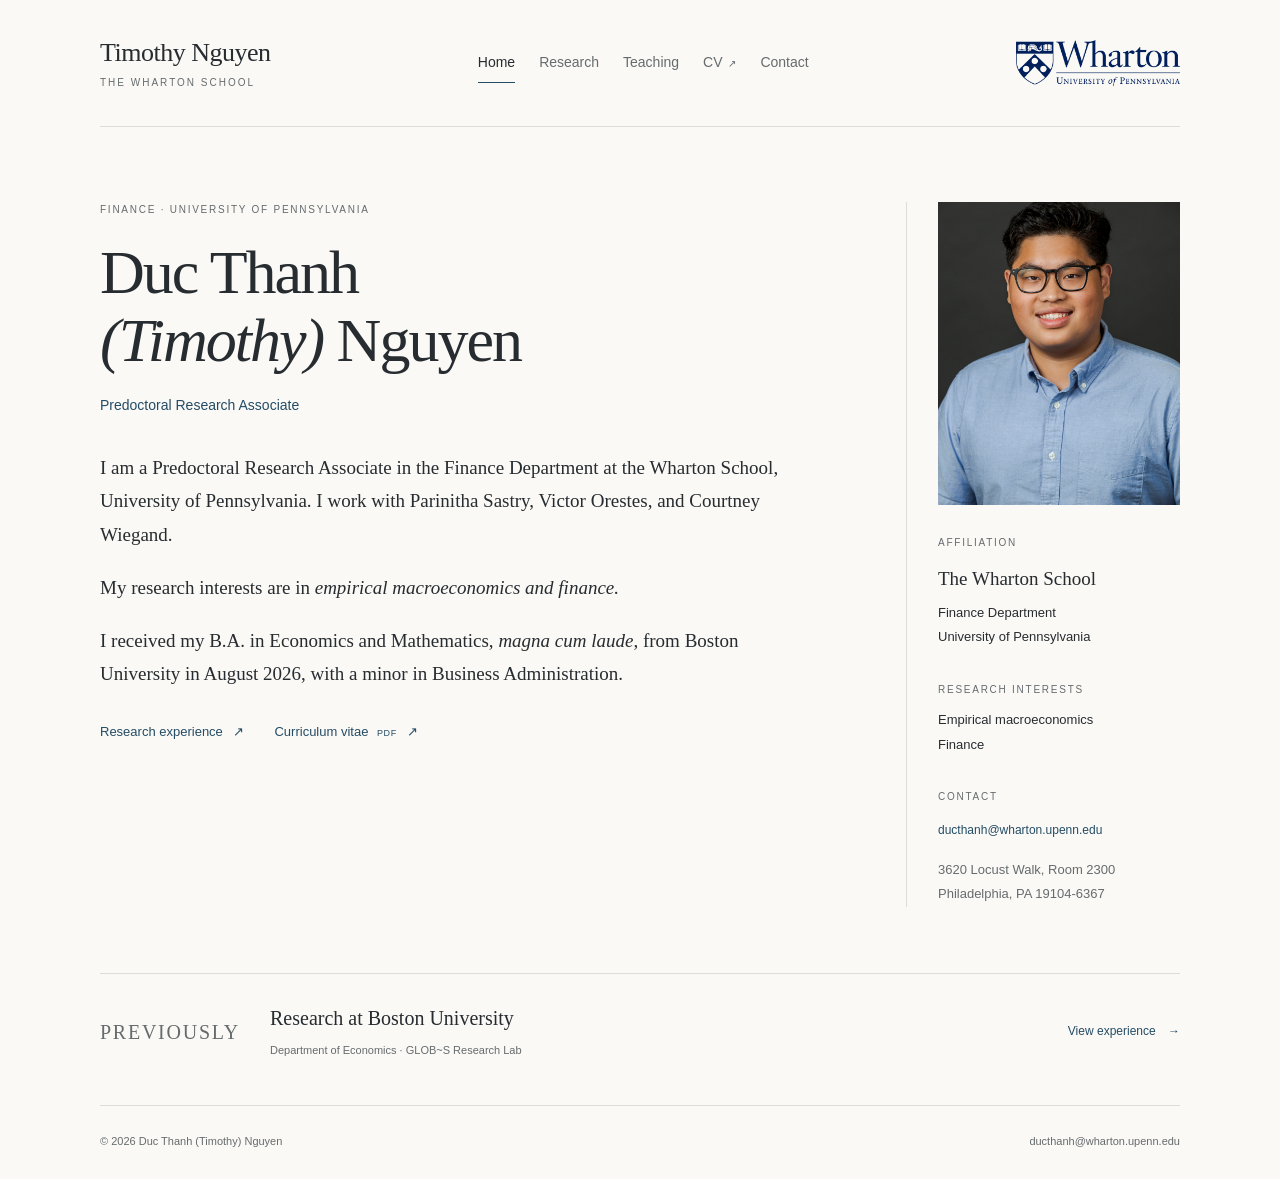
<file: index.html>
<!doctype html>
<html lang="en">
<head>
  <meta charset="utf-8">
  <meta name="viewport" content="width=device-width, initial-scale=1">
  <meta name="description" content="Duc Thanh (Timothy) Nguyen is a Predoctoral Research Associate at the Wharton School, University of Pennsylvania, with interests in empirical macroeconomics and finance.">
  <meta name="theme-color" content="#faf9f6">
  <title>Timothy Nguyen | Wharton | Empirical Macroeconomics &amp; Finance</title>
  <link rel="icon" href="assets/favicon.svg" type="image/svg+xml">
  <link rel="stylesheet" href="style.css">
  <link rel="canonical" href="https://timothyducthanhnguyen.com/">
  <meta name="robots" content="index, follow">
  <meta property="og:type" content="website">
  <meta property="og:site_name" content="Timothy Nguyen">
  <meta property="og:title" content="Timothy Nguyen | Wharton | Empirical Macroeconomics &amp; Finance">
  <meta property="og:description" content="Duc Thanh (Timothy) Nguyen is a Predoctoral Research Associate at the Wharton School, University of Pennsylvania, with interests in empirical macroeconomics and finance.">
  <meta property="og:url" content="https://timothyducthanhnguyen.com/">
  <meta property="og:image" content="https://timothyducthanhnguyen.com/assets/timothy-nguyen.jpg">
  <meta property="og:image:alt" content="Duc Thanh (Timothy) Nguyen">
  <meta name="twitter:card" content="summary">
  <script type="application/ld+json">
{
  "@context": "https://schema.org",
  "@type": "Person",
  "@id": "https://timothyducthanhnguyen.com/#person",
  "name": "Duc Thanh (Timothy) Nguyen",
  "alternateName": [
    "Timothy Nguyen",
    "Duc Thanh Nguyen"
  ],
  "givenName": "Duc Thanh",
  "familyName": "Nguyen",
  "url": "https://timothyducthanhnguyen.com/",
  "image": "https://timothyducthanhnguyen.com/assets/timothy-nguyen.jpg",
  "jobTitle": "Predoctoral Research Associate",
  "worksFor": {
    "@type": "CollegeOrUniversity",
    "name": "The Wharton School, University of Pennsylvania",
    "url": "https://www.wharton.upenn.edu/"
  },
  "alumniOf": {
    "@type": "CollegeOrUniversity",
    "name": "Boston University"
  },
  "knowsAbout": [
    "Empirical macroeconomics",
    "Finance"
  ],
  "sameAs": [
    "https://github.com/TimothyNguyen-vnm"
  ]
}
  </script>
  <meta name="google-site-verification" content="8QRbIIVCyVWyQ0oK8QJWBbBR8glnL5aKNpYmgrP5zAQ" />
  <meta name="google-site-verification" content="BYNO84u9aPPFqSlqqG6kWZfkvnzDEPJN9R6KBL3IgWM" />
</head>
<body>
  <a class="skip-link" href="#main">Skip to content</a>
  <header class="site-header">
    <div class="header-inner">
      <a class="wordmark" href="index.html">Timothy Nguyen<span>The Wharton School</span></a>
      <nav aria-label="Main navigation"><a href="index.html" aria-current="page">Home</a><a href="research.html">Research</a><a href="teaching.html">Teaching</a><a href="assets/Nguyen_CV.pdf" target="_blank" rel="noopener noreferrer" aria-label="CV (PDF, opens in a new tab)">CV <span class="nav-pdf">↗</span></a><a href="contact.html">Contact</a></nav>
      <a class="wharton-logo" href="https://www.wharton.upenn.edu/" target="_blank" rel="noopener noreferrer" aria-label="The Wharton School, University of Pennsylvania (opens in a new tab)"><img src="assets/wharton.png" alt="Wharton, University of Pennsylvania" width="588" height="164"></a>
    </div>
  </header>
  <main id="main" tabindex="-1">
  <div class="home-layout">
    <div class="home-main">
      <p class="eyebrow">Finance · University of Pennsylvania</p>
      <h1>Duc Thanh<br><span class="familiar-name">(Timothy)</span> Nguyen</h1>
      <p class="role">Predoctoral Research Associate</p>
      <div class="bio">
        <p>I am a Predoctoral Research Associate in the Finance Department at the Wharton School, University of Pennsylvania. I work with Parinitha Sastry, Victor Orestes, and Courtney Wiegand.</p>
        <p>My research interests are in <em>empirical macroeconomics and finance.</em></p>
        <p>I received my B.A. in Economics and Mathematics, <em>magna cum laude</em>, from Boston University in August 2026, with a minor in Business Administration.</p>
      </div>
      <div class="text-links"><a href="research.html">Research experience <span aria-hidden="true">↗</span></a><a href="assets/Nguyen_CV.pdf" target="_blank" rel="noopener noreferrer" aria-label="Curriculum vitae (PDF, opens in a new tab)">Curriculum vitae <span class="file-type">PDF</span> <span aria-hidden="true">↗</span></a></div>
    </div>
    <aside class="home-aside" aria-label="Portrait, affiliation and contact">
      <img class="portrait" src="assets/timothy-nguyen.jpg" alt="Duc Thanh (Timothy) Nguyen" width="3761" height="5642" fetchpriority="high">
      <section><h2 class="eyebrow">Affiliation</h2><p class="aside-lead">The Wharton School</p><p>Finance Department<br>University of Pennsylvania</p></section>
      <section><h2 class="eyebrow">Research interests</h2><p>Empirical macroeconomics<br>Finance</p></section>
      <section><h2 class="eyebrow">Contact</h2><a class="email" href="mailto:ducthanh@wharton.upenn.edu">ducthanh@wharton.upenn.edu</a><address>3620 Locust Walk, Room 2300<br>Philadelphia, PA 19104-6367</address></section>
    </aside>
  </div>
  <section class="home-bottom"><p class="eyebrow">Previously</p><div><p>Research at Boston University</p><span>Department of Economics · GLOB~S Research Lab</span></div><a href="research.html">View experience <span aria-hidden="true">→</span></a></section>
</main>
  <footer class="site-footer"><span>© 2026 Duc Thanh (Timothy) Nguyen</span><a href="mailto:ducthanh@wharton.upenn.edu">ducthanh@wharton.upenn.edu</a></footer>
</body>
</html>
</file>
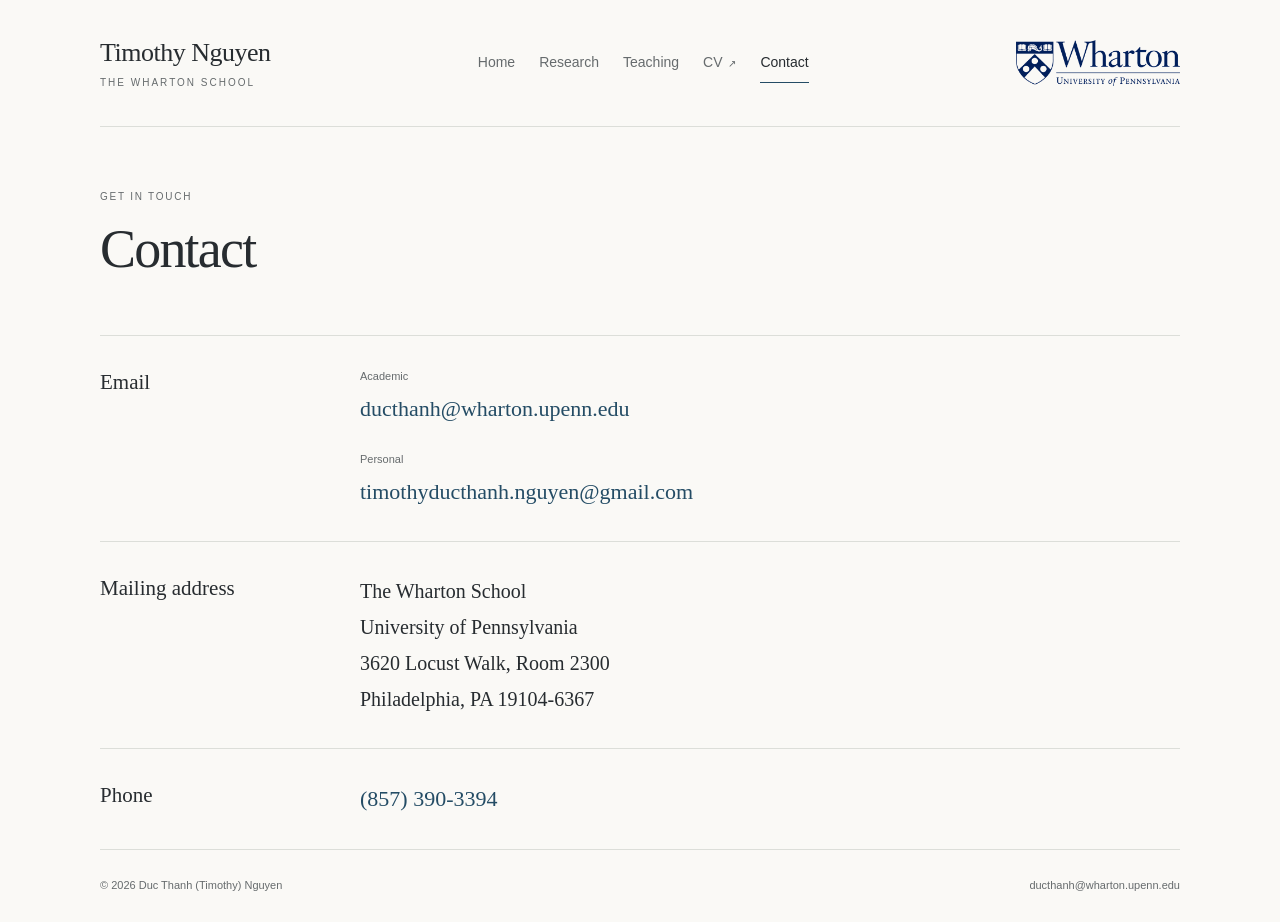
<file: contact.html>
<!doctype html>
<html lang="en">
<head>
  <meta charset="utf-8">
  <meta name="viewport" content="width=device-width, initial-scale=1">
  <meta name="description" content="Contact Duc Thanh (Timothy) Nguyen, Predoctoral Research Associate in the Finance Department at the Wharton School, University of Pennsylvania.">
  <meta name="theme-color" content="#faf9f6">
  <title>Contact | Timothy Nguyen | Wharton</title>
  <link rel="icon" href="assets/favicon.svg" type="image/svg+xml">
  <link rel="stylesheet" href="style.css">
  <link rel="canonical" href="https://timothyducthanhnguyen.com/contact.html">
  <meta name="robots" content="index, follow">
  <meta property="og:type" content="website">
  <meta property="og:site_name" content="Timothy Nguyen">
  <meta property="og:title" content="Contact | Timothy Nguyen | Wharton">
  <meta property="og:description" content="Contact Duc Thanh (Timothy) Nguyen, Predoctoral Research Associate in the Finance Department at the Wharton School, University of Pennsylvania.">
  <meta property="og:url" content="https://timothyducthanhnguyen.com/contact.html">
  <meta property="og:image" content="https://timothyducthanhnguyen.com/assets/timothy-nguyen.jpg">
  <meta property="og:image:alt" content="Duc Thanh (Timothy) Nguyen">
  <meta name="twitter:card" content="summary">
</head>
<body>
  <a class="skip-link" href="#main">Skip to content</a>
  <header class="site-header">
    <div class="header-inner">
      <a class="wordmark" href="index.html">Timothy Nguyen<span>The Wharton School</span></a>
      <nav aria-label="Main navigation"><a href="index.html">Home</a><a href="research.html">Research</a><a href="teaching.html">Teaching</a><a href="assets/Nguyen_CV.pdf" target="_blank" rel="noopener noreferrer" aria-label="CV (PDF, opens in a new tab)">CV <span class="nav-pdf">↗</span></a><a href="contact.html" aria-current="page">Contact</a></nav>
      <a class="wharton-logo" href="https://www.wharton.upenn.edu/" target="_blank" rel="noopener noreferrer" aria-label="The Wharton School, University of Pennsylvania (opens in a new tab)"><img src="assets/wharton.png" alt="Wharton, University of Pennsylvania" width="588" height="164"></a>
    </div>
  </header>
  <main id="main" tabindex="-1">
  <div class="page-intro"><p class="eyebrow">Get in touch</p><h1>Contact</h1></div>
  <section class="section-grid"><h2>Email</h2><dl class="contact-details"><div><dt>Academic</dt><dd><a href="mailto:ducthanh@wharton.upenn.edu">ducthanh@wharton.upenn.edu</a></dd></div><div><dt>Personal</dt><dd><a href="mailto:timothyducthanh.nguyen@gmail.com">timothyducthanh.nguyen@gmail.com</a></dd></div></dl></section>
  <section class="section-grid"><h2>Mailing address</h2><address class="contact-address">The Wharton School<br>University of Pennsylvania<br>3620 Locust Walk, Room 2300<br>Philadelphia, PA 19104-6367</address></section>
  <section class="section-grid"><h2>Phone</h2><p class="contact-phone"><a href="tel:+18573903394">(857) 390-3394</a></p></section>
</main>
  <footer class="site-footer"><span>© 2026 Duc Thanh (Timothy) Nguyen</span><a href="mailto:ducthanh@wharton.upenn.edu">ducthanh@wharton.upenn.edu</a></footer>
</body>
</html>
</file>
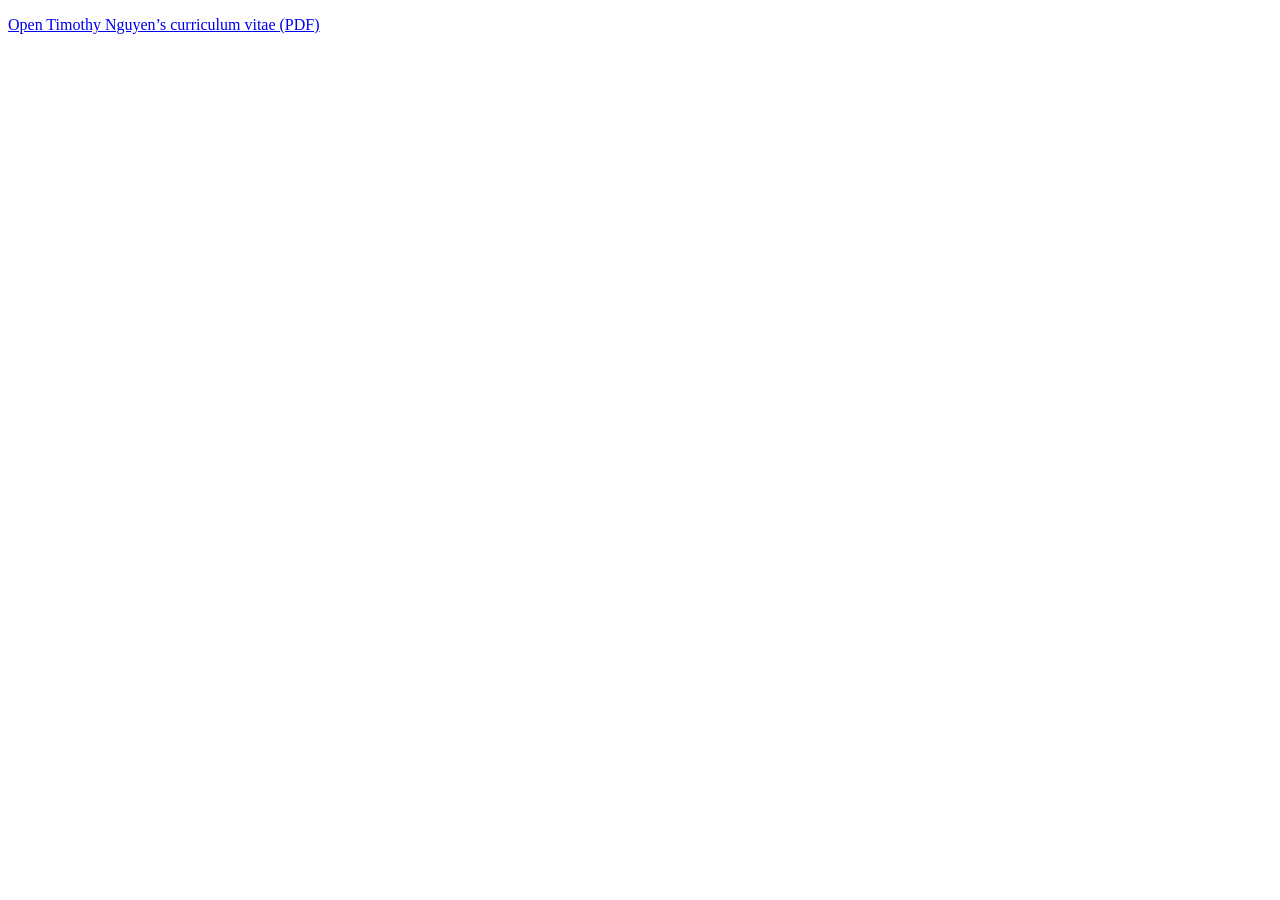
<file: cv.html>
<!doctype html>
<html lang="en"><head><meta charset="utf-8"><meta name="viewport" content="width=device-width, initial-scale=1"><meta http-equiv="refresh" content="0; url=assets/Nguyen_CV.pdf"><title>CV | Timothy Nguyen</title></head><body><p><a href="assets/Nguyen_CV.pdf">Open Timothy Nguyen’s curriculum vitae (PDF)</a></p></body></html>
</file>
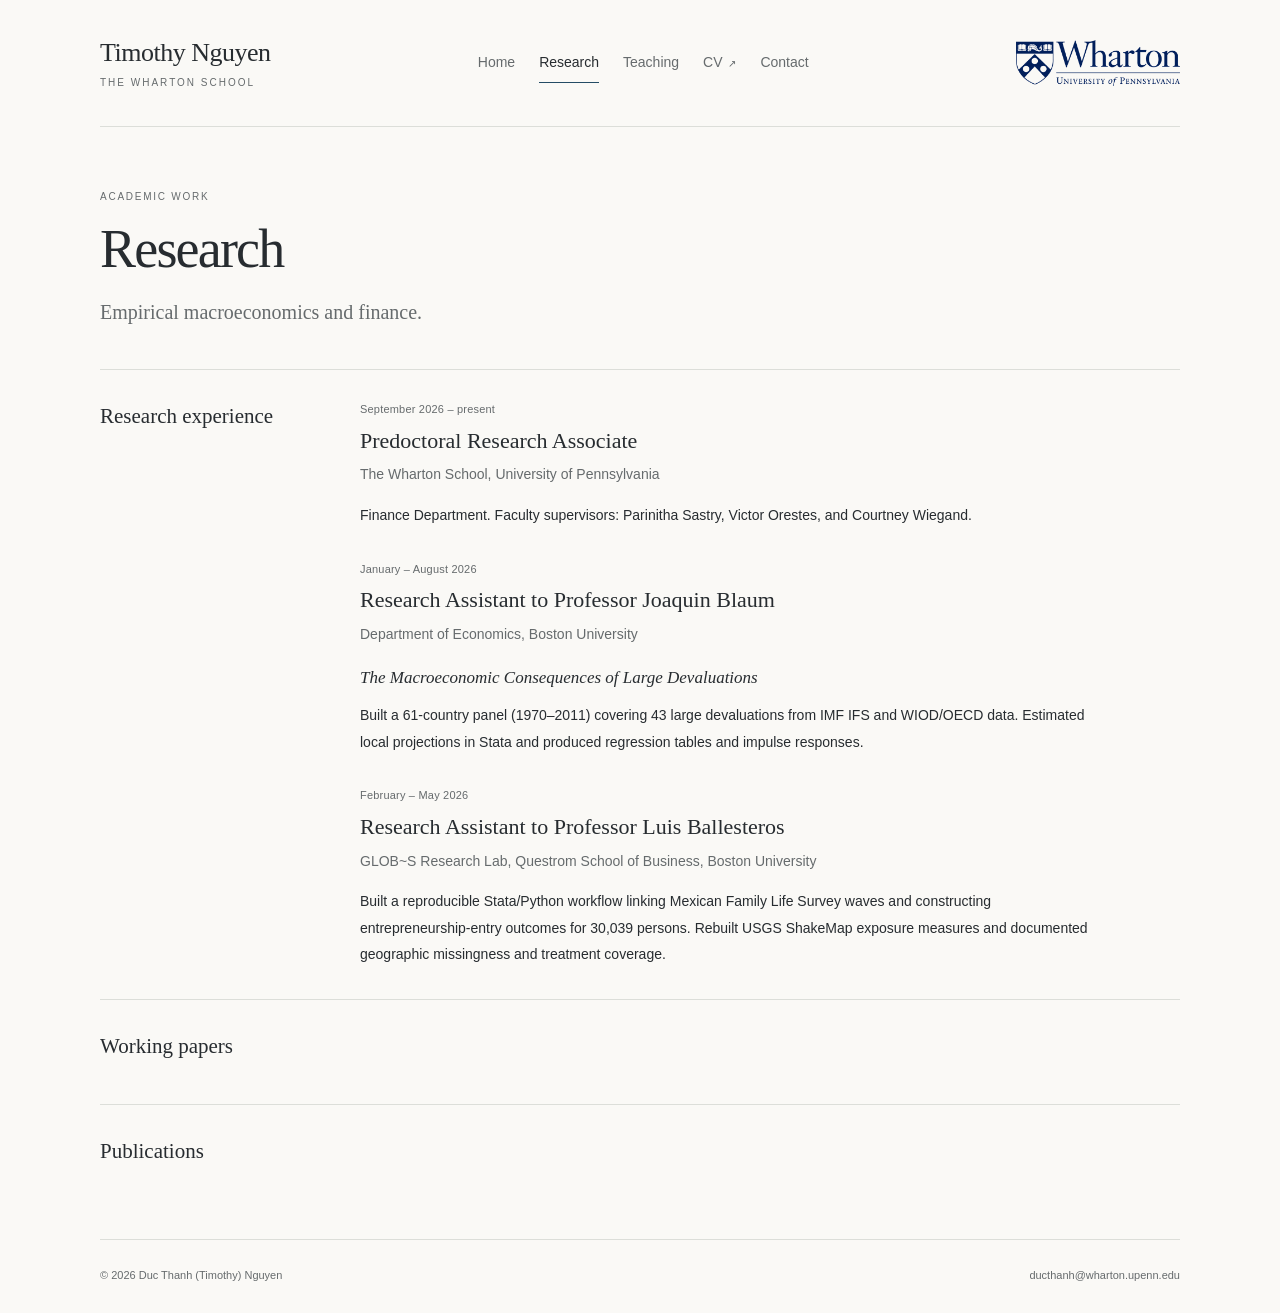
<file: research.html>
<!doctype html>
<html lang="en">
<head>
  <meta charset="utf-8">
  <meta name="viewport" content="width=device-width, initial-scale=1">
  <meta name="description" content="Research interests and research assistant experience of Duc Thanh (Timothy) Nguyen in empirical macroeconomics and finance at Wharton and Boston University.">
  <meta name="theme-color" content="#faf9f6">
  <title>Research | Timothy Nguyen | Wharton</title>
  <link rel="icon" href="assets/favicon.svg" type="image/svg+xml">
  <link rel="stylesheet" href="style.css">
  <link rel="canonical" href="https://timothyducthanhnguyen.com/research.html">
  <meta name="robots" content="index, follow">
  <meta property="og:type" content="website">
  <meta property="og:site_name" content="Timothy Nguyen">
  <meta property="og:title" content="Research | Timothy Nguyen | Wharton">
  <meta property="og:description" content="Research interests and research assistant experience of Duc Thanh (Timothy) Nguyen in empirical macroeconomics and finance at Wharton and Boston University.">
  <meta property="og:url" content="https://timothyducthanhnguyen.com/research.html">
  <meta property="og:image" content="https://timothyducthanhnguyen.com/assets/timothy-nguyen.jpg">
  <meta property="og:image:alt" content="Duc Thanh (Timothy) Nguyen">
  <meta name="twitter:card" content="summary">
</head>
<body>
  <a class="skip-link" href="#main">Skip to content</a>
  <header class="site-header">
    <div class="header-inner">
      <a class="wordmark" href="index.html">Timothy Nguyen<span>The Wharton School</span></a>
      <nav aria-label="Main navigation"><a href="index.html">Home</a><a href="research.html" aria-current="page">Research</a><a href="teaching.html">Teaching</a><a href="assets/Nguyen_CV.pdf" target="_blank" rel="noopener noreferrer" aria-label="CV (PDF, opens in a new tab)">CV <span class="nav-pdf">↗</span></a><a href="contact.html">Contact</a></nav>
      <a class="wharton-logo" href="https://www.wharton.upenn.edu/" target="_blank" rel="noopener noreferrer" aria-label="The Wharton School, University of Pennsylvania (opens in a new tab)"><img src="assets/wharton.png" alt="Wharton, University of Pennsylvania" width="588" height="164"></a>
    </div>
  </header>
  <main id="main" tabindex="-1">
  <div class="page-intro"><p class="eyebrow">Academic work</p><h1>Research</h1><p class="page-deck">Empirical macroeconomics and finance.</p></div>
  <section class="section-grid"><h2>Research experience</h2><div class="entries">
    <article class="entry"><p class="date">September 2026 – present</p><h3>Predoctoral Research Associate</h3><p class="institution">The Wharton School, University of Pennsylvania</p><p>Finance Department. Faculty supervisors: Parinitha Sastry, Victor Orestes, and Courtney Wiegand.</p></article>
    <article class="entry"><p class="date">January – August 2026</p><h3>Research Assistant to Professor Joaquin Blaum</h3><p class="institution">Department of Economics, Boston University</p><p class="project-title">The Macroeconomic Consequences of Large Devaluations</p><p>Built a 61-country panel (1970–2011) covering 43 large devaluations from IMF IFS and WIOD/OECD data. Estimated local projections in Stata and produced regression tables and impulse responses.</p></article>
    <article class="entry"><p class="date">February – May 2026</p><h3>Research Assistant to Professor Luis Ballesteros</h3><p class="institution">GLOB~S Research Lab, Questrom School of Business, Boston University</p><p>Built a reproducible Stata/Python workflow linking Mexican Family Life Survey waves and constructing entrepreneurship-entry outcomes for 30,039 persons. Rebuilt USGS ShakeMap exposure measures and documented geographic missingness and treatment coverage.</p></article>
  </div></section>
  <section class="section-grid empty-section"><h2>Working papers</h2><div><!-- Add working papers when available. --></div></section>
  <section class="section-grid empty-section"><h2>Publications</h2><div><!-- Add publications when available. --></div></section>
</main>
  <footer class="site-footer"><span>© 2026 Duc Thanh (Timothy) Nguyen</span><a href="mailto:ducthanh@wharton.upenn.edu">ducthanh@wharton.upenn.edu</a></footer>
</body>
</html>
</file>
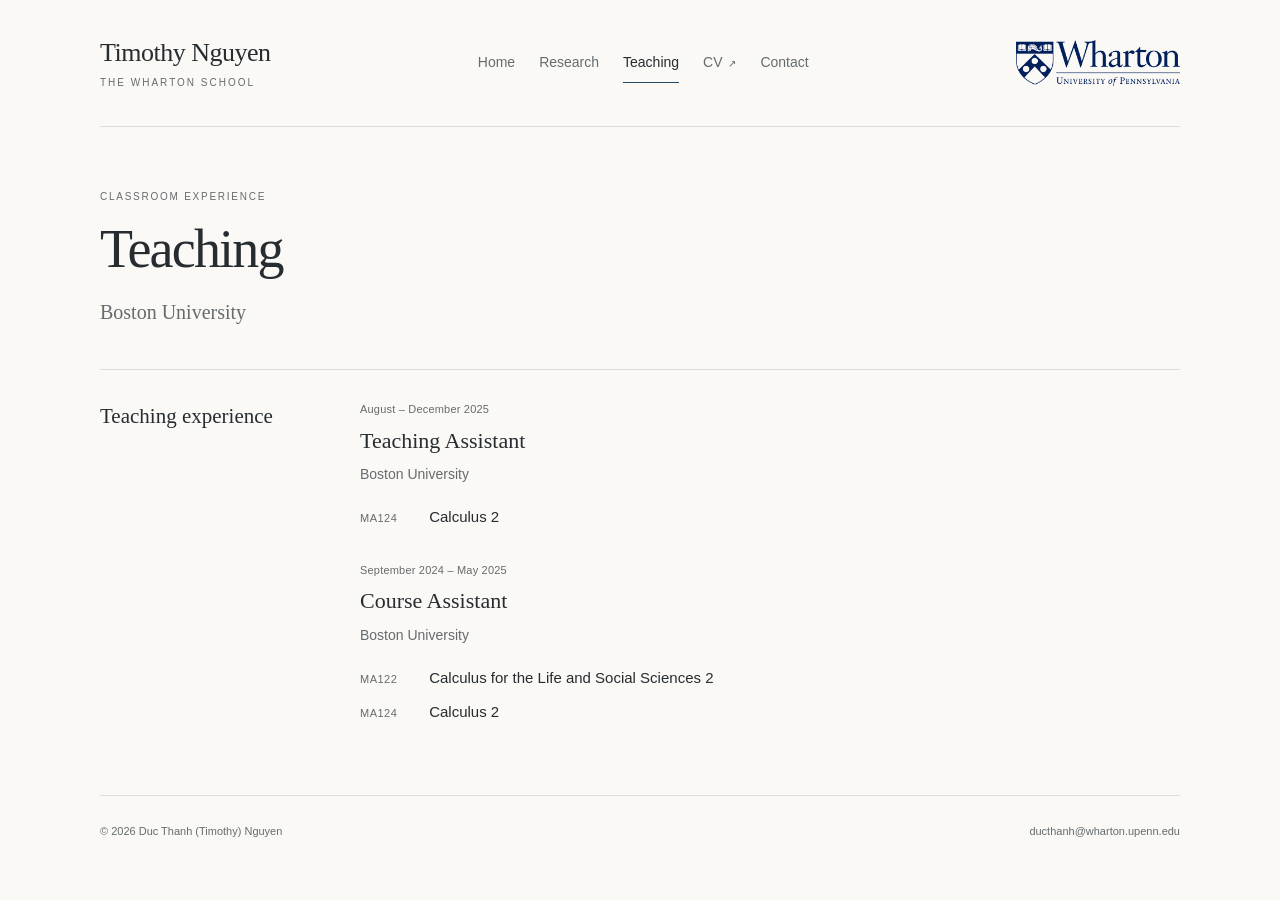
<file: teaching.html>
<!doctype html>
<html lang="en">
<head>
  <meta charset="utf-8">
  <meta name="viewport" content="width=device-width, initial-scale=1">
  <meta name="description" content="Teaching experience of Duc Thanh (Timothy) Nguyen at Boston University, including calculus teaching and course assistant appointments.">
  <meta name="theme-color" content="#faf9f6">
  <title>Teaching | Timothy Nguyen</title>
  <link rel="icon" href="assets/favicon.svg" type="image/svg+xml">
  <link rel="stylesheet" href="style.css">
  <link rel="canonical" href="https://timothyducthanhnguyen.com/teaching.html">
  <meta name="robots" content="index, follow">
  <meta property="og:type" content="website">
  <meta property="og:site_name" content="Timothy Nguyen">
  <meta property="og:title" content="Teaching | Timothy Nguyen">
  <meta property="og:description" content="Teaching experience of Duc Thanh (Timothy) Nguyen at Boston University, including calculus teaching and course assistant appointments.">
  <meta property="og:url" content="https://timothyducthanhnguyen.com/teaching.html">
  <meta property="og:image" content="https://timothyducthanhnguyen.com/assets/timothy-nguyen.jpg">
  <meta property="og:image:alt" content="Duc Thanh (Timothy) Nguyen">
  <meta name="twitter:card" content="summary">
</head>
<body>
  <a class="skip-link" href="#main">Skip to content</a>
  <header class="site-header">
    <div class="header-inner">
      <a class="wordmark" href="index.html">Timothy Nguyen<span>The Wharton School</span></a>
      <nav aria-label="Main navigation"><a href="index.html">Home</a><a href="research.html">Research</a><a href="teaching.html" aria-current="page">Teaching</a><a href="assets/Nguyen_CV.pdf" target="_blank" rel="noopener noreferrer" aria-label="CV (PDF, opens in a new tab)">CV <span class="nav-pdf">↗</span></a><a href="contact.html">Contact</a></nav>
      <a class="wharton-logo" href="https://www.wharton.upenn.edu/" target="_blank" rel="noopener noreferrer" aria-label="The Wharton School, University of Pennsylvania (opens in a new tab)"><img src="assets/wharton.png" alt="Wharton, University of Pennsylvania" width="588" height="164"></a>
    </div>
  </header>
  <main id="main" tabindex="-1">
  <div class="page-intro"><p class="eyebrow">Classroom experience</p><h1>Teaching</h1><p class="page-deck">Boston University</p></div>
  <section class="section-grid"><h2>Teaching experience</h2><div class="entries">
    <article class="entry"><p class="date">August – December 2025</p><h3>Teaching Assistant</h3><p class="institution">Boston University</p><ul class="course-list"><li><span>MA124</span> Calculus 2</li></ul></article>
    <article class="entry"><p class="date">September 2024 – May 2025</p><h3>Course Assistant</h3><p class="institution">Boston University</p><ul class="course-list"><li><span>MA122</span> Calculus for the Life and Social Sciences 2</li><li><span>MA124</span> Calculus 2</li></ul></article>
  </div></section>
</main>
  <footer class="site-footer"><span>© 2026 Duc Thanh (Timothy) Nguyen</span><a href="mailto:ducthanh@wharton.upenn.edu">ducthanh@wharton.upenn.edu</a></footer>
</body>
</html>
</file>
<file: style.css>
:root{--paper:#faf9f6;--ink:#272c30;--muted:#666b6d;--accent:#244c65;--line:#dcded9;--serif:Georgia,'Times New Roman',serif;--sans:-apple-system,BlinkMacSystemFont,'Segoe UI',Arial,sans-serif}
*{box-sizing:border-box}html{scroll-behavior:smooth}body{margin:0;background:var(--paper);color:var(--ink);font-family:var(--sans);font-size:16px;line-height:1.7;-webkit-font-smoothing:antialiased}a{color:var(--accent);text-decoration-thickness:1px;text-underline-offset:5px}a:hover{text-decoration:underline;color:#102f42}a:focus-visible{outline:2px solid var(--accent);outline-offset:6px}p,h1,h2,h3{margin-top:0}p{margin-bottom:16px}h1,h2,h3{font-family:var(--serif);font-weight:400}h1{font-size:54px;letter-spacing:-1.8px;line-height:1.15;margin-bottom:20px}h2{font-size:23px;line-height:1.4}h3{font-size:22px;line-height:1.4;margin-bottom:5px}address{font-style:normal}.skip-link{position:absolute;left:20px;top:-80px;background:var(--paper);z-index:5;padding:8px 16px}.skip-link:focus{top:10px}.site-header,.site-footer,main{width:calc(100% - 96px);max-width:1080px;margin:auto}.site-header{border-bottom:1px solid var(--line)}.header-inner{min-height:126px;display:flex;align-items:center;justify-content:space-between;gap:30px}.wordmark{font-family:var(--serif);font-size:26px;line-height:1.25;color:var(--ink);text-decoration:none;letter-spacing:-.5px}.wordmark span{display:block;margin-top:8px;color:var(--muted);font-family:var(--sans);font-size:10px;letter-spacing:2px;text-transform:uppercase}.wordmark:hover{text-decoration:none}nav{display:flex;align-items:center;gap:29px}nav a{font-size:14px;color:var(--muted);text-decoration:none;padding:8px 0;border-bottom:1px solid transparent}nav a[aria-current=page]{color:var(--ink);border-bottom-color:var(--accent)}main{min-height:calc(100vh - 232px);outline:none}.home-layout{display:grid;grid-template-columns:minmax(0,1fr) 274px;column-gap:94px;padding:75px 0 66px}.eyebrow{font-family:var(--sans);font-size:10px;line-height:1.6;font-weight:500;letter-spacing:1.75px;text-transform:uppercase;color:var(--muted);margin-bottom:20px}.home-main h1{font-size:62px;line-height:1.1;letter-spacing:-2px;margin-bottom:20px}.familiar-name{font-style:italic}.role{font-size:14px;color:var(--accent);margin-bottom:33px}.bio{font-family:var(--serif);font-size:19px;line-height:1.75}.bio p{margin-bottom:20px}.text-links{display:flex;gap:30px;flex-wrap:wrap;margin-top:30px}.text-links a{font-size:13px;text-decoration:none}.text-links a:hover{text-decoration:underline}.text-links a>span:last-child{padding-left:7px}.file-type{font-family:var(--sans);font-size:9px;letter-spacing:.6px;margin-left:5px}.home-aside{border-left:1px solid var(--line);padding-left:31px;margin-top:10px;align-self:start}.home-aside section{margin-bottom:32px}.home-aside section:last-child{margin-bottom:0}.home-aside .eyebrow{margin-bottom:10px}.home-aside p,.home-aside address,.home-aside .email{font-size:13px;line-height:1.9}.home-aside p{margin-bottom:0}.home-aside .aside-lead{font-family:var(--serif);font-size:19px;margin-bottom:4px}.home-aside .email{text-decoration:none;font-size:12px;overflow-wrap:anywhere}.home-aside address{margin-top:15px;color:var(--muted)}.home-bottom{display:grid;grid-template-columns:145px 1fr auto;align-items:center;gap:25px;border-top:1px solid var(--line);padding:27px 0 43px}.home-bottom .eyebrow{margin:0}.home-bottom p{font-family:var(--serif);font-size:20px;margin:0}.home-bottom div>span{font-size:11px;color:var(--muted)}.home-bottom>a{font-size:12px;text-decoration:none}.home-bottom>a:hover{text-decoration:underline}.home-bottom>a span{padding-left:9px}.site-footer{border-top:1px solid var(--line);display:flex;justify-content:space-between;gap:24px;padding:26px 0 28px;color:var(--muted);font-size:11px}.site-footer a{text-decoration:none;color:var(--muted)}.site-footer a:hover{text-decoration:underline}.page-intro{padding:62px 0 40px}.page-intro .eyebrow{margin-bottom:13px}.page-intro h1{margin-bottom:15px}.page-deck{font-family:var(--serif);font-size:20px;color:var(--muted);margin:0}.section-grid{display:grid;grid-template-columns:220px minmax(0,1fr);gap:40px;border-top:1px solid var(--line);padding:31px 0}.section-grid>h2{font-size:21px;margin:1px 0}.entries{max-width:730px}.entry+.entry{margin-top:32px}.date{font-family:var(--sans);font-size:11px;letter-spacing:.2px;color:var(--muted);margin-bottom:7px}.institution{color:var(--muted);font-size:14px;margin-bottom:14px}.entry>p:last-child{margin-bottom:0}.entry p{font-size:14px;line-height:1.9}.entry p.date{font-size:11px;line-height:1.6}.entry .project-title{font-family:var(--serif);font-size:17px;font-style:italic;margin-bottom:8px}.empty-section{min-height:105px}.empty-section:last-child{margin-bottom:30px}.course-list{list-style:none;padding:0;margin:16px 0 4px;font-size:15px}.course-list li+li{margin-top:9px}.course-list li span{font-size:11px;letter-spacing:.5px;color:var(--muted);display:inline-block;width:65px}.cv-intro{display:flex;justify-content:space-between;align-items:center;gap:30px}.pdf-button{display:inline-flex;align-items:center;gap:12px;border:1px solid #aeb9bc;padding:11px 18px;font-size:12px;text-decoration:none;white-space:nowrap}.pdf-button:hover{background:#f0f1ed;text-decoration:none}.pdf-button .file-type{margin-left:0}.compact h3{font-size:20px}.compact .entry p{margin-bottom:6px}.compact .entry p:last-child{margin-bottom:0}.muted{color:var(--muted)}.inline-link{display:inline-block;font-size:12px;margin-top:24px;text-decoration:none}.inline-link:hover{text-decoration:underline}.awards>div{display:grid;grid-template-columns:90px 1fr;gap:16px}.awards>div+div{margin-top:24px}.awards p{margin:0;font-size:14px;line-height:1.8}.awards .date{margin-top:3px}.awards strong{font-weight:500}.skills{margin:0}.skills>div{display:grid;grid-template-columns:90px 1fr;gap:16px;margin-bottom:12px;font-size:14px}.skills dt{color:var(--muted);font-size:12px}.skills dd{margin:0}.cv-updated{text-align:right;color:var(--muted);font-size:11px;margin:5px 0 36px}.contact-details{margin:0}.contact-details>div+div{margin-top:23px}.contact-details dt{font-size:11px;color:var(--muted);margin-bottom:4px}.contact-details dd{margin:0;font-family:var(--serif);font-size:22px;overflow-wrap:anywhere}.contact-details a,.contact-phone a{text-decoration:none}.contact-details a:hover,.contact-phone a:hover{text-decoration:underline}.contact-address{font-family:var(--serif);font-size:20px;line-height:1.8}.contact-phone{font-family:var(--serif);font-size:22px;margin:0}
@media(min-width:1500px){.home-layout{padding-top:92px;padding-bottom:88px}}
@media(max-width:1000px){.home-layout{column-gap:44px;grid-template-columns:minmax(0,1fr) 250px}.home-main h1{font-size:53px}.section-grid{grid-template-columns:190px minmax(0,1fr);gap:25px}.home-bottom{grid-template-columns:110px 1fr auto;gap:15px}.home-aside{padding-left:23px}}
@media(max-width:760px){.site-header,.site-footer,main{width:calc(100% - 44px)}.header-inner{align-items:flex-start;flex-direction:column;gap:21px;padding:28px 0 16px;min-height:0}.wordmark{font-size:25px}.wordmark span{font-size:9px;margin-top:6px}nav{width:100%;justify-content:space-between;gap:14px}nav a{font-size:13px;padding-bottom:5px}.home-layout{display:block;padding:44px 0 32px}.home-main h1{font-size:49px;letter-spacing:-1.6px}.home-main .eyebrow{font-size:9px;letter-spacing:1.35px}.role{font-size:12px;margin-bottom:27px}.bio{font-size:18px;line-height:1.75}.text-links{gap:24px;margin-top:25px}.home-aside{display:grid;grid-template-columns:1fr 1fr;gap:26px;border-left:0;border-top:1px solid var(--line);padding:27px 0 0;margin-top:38px}.home-aside section{margin:0}.home-aside section:last-child{grid-column:1/-1}.home-aside .email{font-size:13px}.home-aside address{margin-top:9px}.home-bottom{grid-template-columns:1fr;gap:7px;padding:25px 0 32px}.home-bottom>a{margin-top:9px}.home-bottom div>span{font-size:11px}.site-footer{flex-direction:column;gap:7px;font-size:10px;padding:22px 0}.page-intro{padding:41px 0 30px}h1{font-size:43px;letter-spacing:-1px}.page-deck{font-size:18px}.section-grid{grid-template-columns:1fr;gap:19px;padding:25px 0}.section-grid>h2{font-size:22px}.entry h3{font-size:21px}.entry+.entry{margin-top:28px}.empty-section{min-height:85px}.cv-intro{align-items:flex-start;flex-direction:column;gap:23px}.cv-intro h1{font-size:40px}.pdf-button{padding:9px 15px}.awards>div{grid-template-columns:70px 1fr;gap:12px}.skills>div{grid-template-columns:75px 1fr;gap:12px}.contact-details dd{font-size:19px}.contact-address{font-size:19px}.contact-phone{font-size:20px}}
@media(prefers-reduced-motion:reduce){html{scroll-behavior:auto}}
@media print{body{background:white;color:black}.site-header,.site-footer{display:none}main{width:100%;max-width:none}.page-intro{padding:0 0 20px}.pdf-button{display:none}.section-grid{break-inside:avoid;padding:18px 0}.section-grid{grid-template-columns:170px 1fr}.entry{break-inside:avoid}a{color:black;text-decoration:none}}
/* Portrait, institutional identity, and direct PDF navigation. */
.header-inner{gap:30px}nav{gap:24px}.wharton-logo{display:block;flex-shrink:0;width:164px;line-height:0}.wharton-logo img{display:block;width:100%;height:auto}.nav-pdf{font-size:10px;padding-left:2px}.portrait{display:block;width:100%;height:auto;aspect-ratio:4/5;object-fit:cover;object-position:center 24%;margin-bottom:30px}.home-aside{margin-top:0}
@media(min-width:761px) and (max-width:1050px){.header-inner{flex-wrap:wrap;justify-content:space-between;padding:25px 0 15px;gap:20px}nav{order:3;flex-basis:100%;justify-content:flex-start;gap:30px}.wharton-logo{width:155px}}
@media(max-width:760px){.header-inner{display:grid;grid-template-columns:minmax(0,1fr) 124px;gap:23px 15px;align-items:center;padding:25px 0 16px}.wordmark{font-size:23px}.wordmark span{font-size:8px;letter-spacing:1.5px}.wharton-logo{grid-column:2;grid-row:1;width:124px}nav{grid-column:1/-1;grid-row:2;gap:12px}.portrait{grid-column:1/-1;width:min(100%,260px);margin:0 0 5px}.home-aside section:last-child{grid-column:1/-1}}
@media(max-width:360px){.header-inner{grid-template-columns:minmax(0,1fr) 105px;gap:22px 12px}.wordmark{font-size:21px}.wordmark span{font-size:7px;letter-spacing:1.1px}.wharton-logo{width:105px}}
@media print{.portrait{max-width:180px}}
</file>
